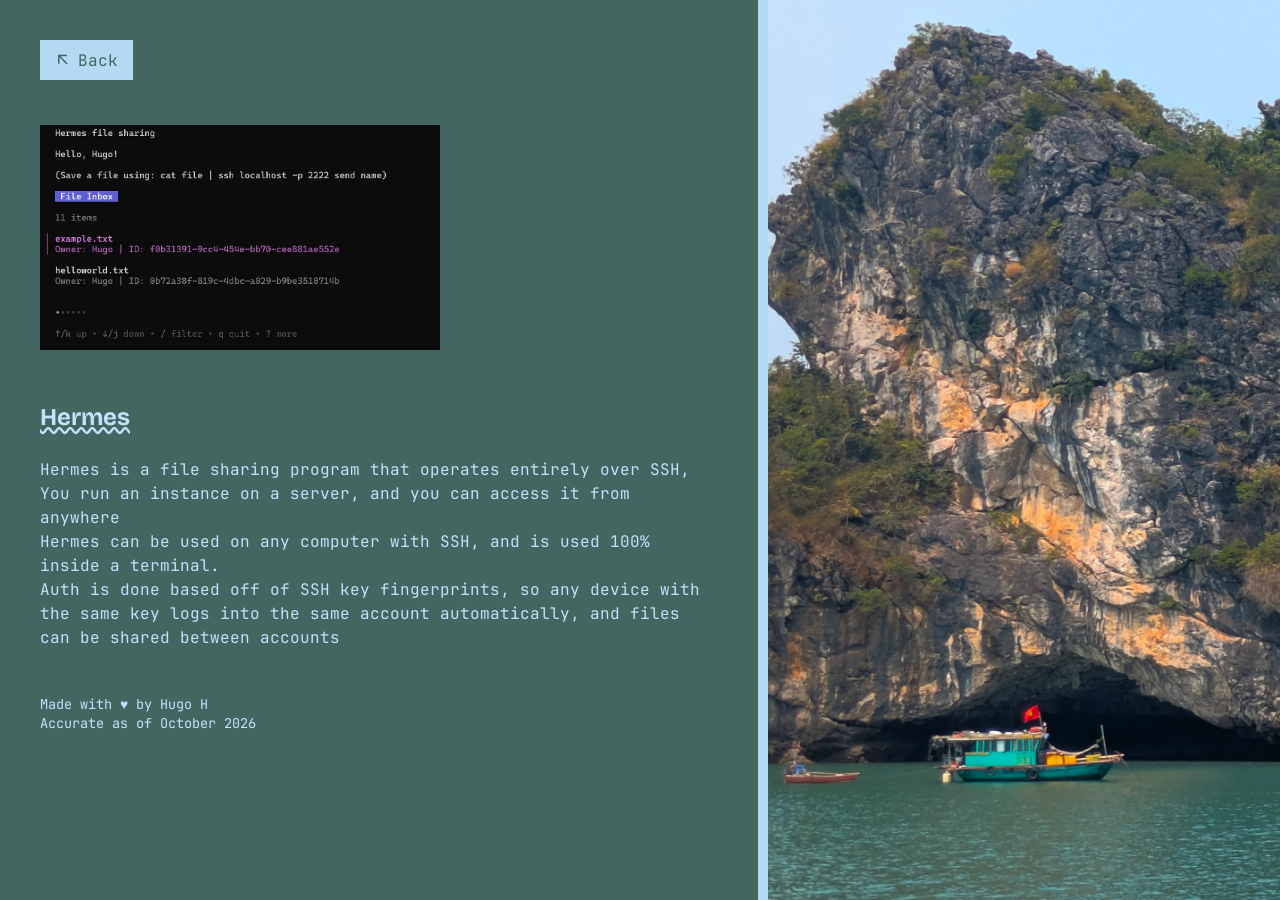
<file: projects/hermes.html>
<!DOCTYPE html>
<html lang="en">
<head>
    <meta charset="UTF-8">
    <meta name="viewport" content="width=device-width, initial-scale=1.0">
    <link rel="stylesheet" href="../style.css">
    <title>Hugo's Homepage</title>
</head>
<body>
    <div class="split">
        <div class="left-split">
            <div class="buttons">
                <a href="../">
                    <button class="btn back-btn">
                        <svg class="btn-icon" height="24px" viewBox="0 -960 960 960" width="24px"><path d="M664-240l56-56-384-384H680v-80H200v480h80v-344L664-240Z"></path></svg>
                        <span class="btn-text back-text">Back</span>
                    </button>
                </a>
            </div>
            <div class="img-block content-block">
                <div class="img-row">
                    <div class="img-card">
                        <div class="img-container">
                            <img src="../images/projects/hermes.png" alt="Hermes TUI Interface">
                        </div>
                    </div>
                </div>
            </div>
            <div class="about-block content-block">
                <h2>Hermes</h2>
                <p>
                    Hermes is a file sharing program that operates entirely over SSH, You run an instance on a server, and you can access it from anywhere
                    </br>
                    Hermes can be used on any computer with SSH, and is used 100% inside a terminal.
                    </br>
                    Auth is done based off of SSH key fingerprints, so any device with the same key logs into the same account automatically, and files can be shared between accounts
                </p>
            </div>
            <div class="footer-block content-block">
                <p>
                Made with ♥ by Hugo H
                <br>
                Accurate as of October 2026
                </p>
            </div>
        </div>
        <div class="right-split">
            <img src="../images/HaLongBay-Boat.jpg">
        </div>
    </div>
</body>
</html>
</file>
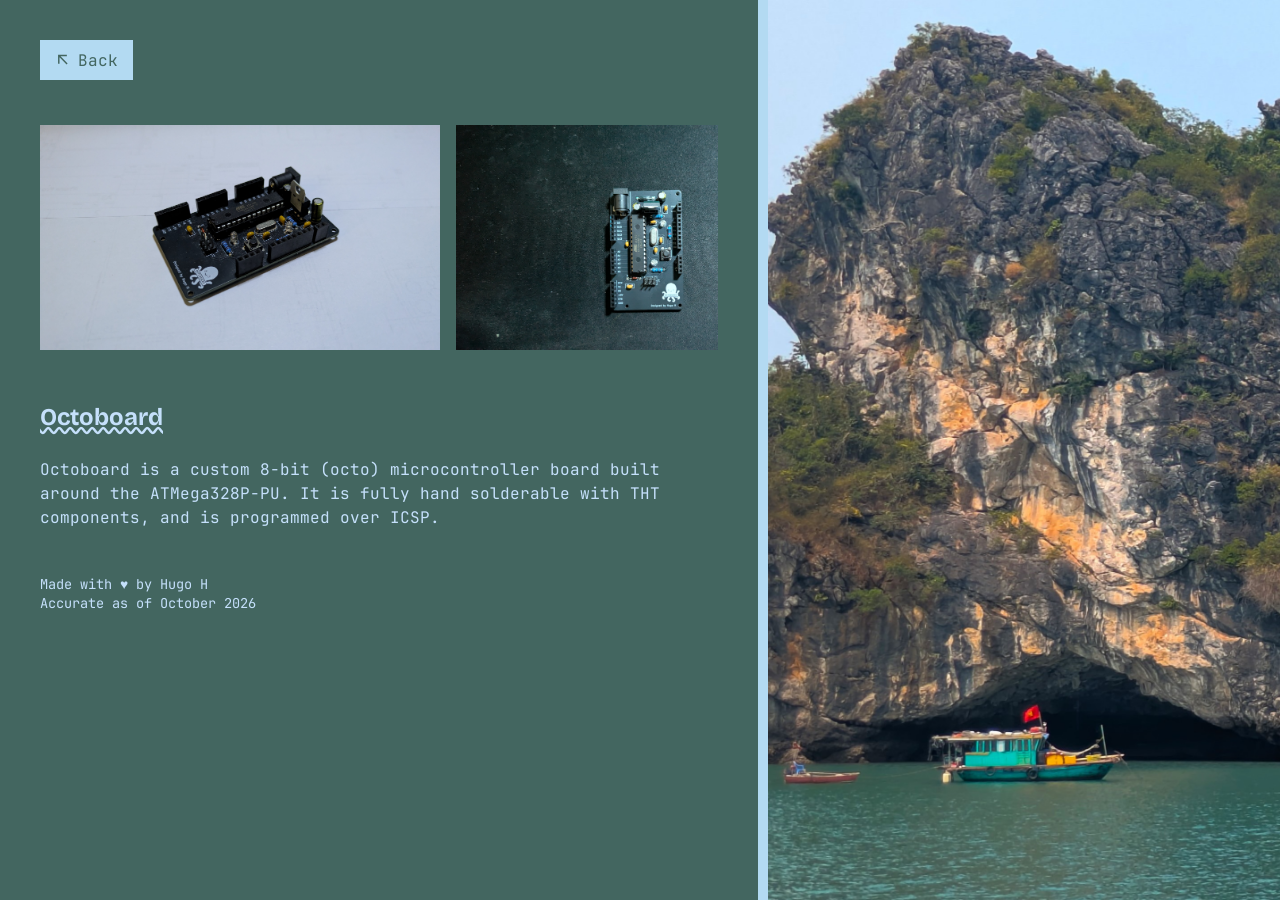
<file: projects/octoboard.html>
<!DOCTYPE html>
<html lang="en">
<head>
    <meta charset="UTF-8">
    <meta name="viewport" content="width=device-width, initial-scale=1.0">
    <link rel="stylesheet" href="../style.css">
    <title>Hugo's Homepage</title>
</head>
<body>
    <div class="split">
        <div class="left-split">
            <div class="buttons">
                <a href="../">
                    <button class="btn back-btn">
                        <svg class="btn-icon" height="24px" viewBox="0 -960 960 960" width="24px"><path d="M664-240l56-56-384-384H680v-80H200v480h80v-344L664-240Z"></path></svg>
                        <span class="btn-text back-text">Back</span>
                    </button>
                </a>
            </div>
            <div class="img-block content-block">
                <div class="img-row">
                    <div class="img-card">
                        <div class="img-container">
                            <img src="../images/projects/octoboard.jpg" alt="Octoboard project board">
                        </div>
                    </div>
                    <div class="img-card">
                        <div class="img-container">
                            <img src="../images/projects/octoboard-2.jpg" alt="Octoboard project board">
                        </div>
                    </div>
                    <div class="img-card">
                        <div class="img-container">
                            <img src="../images/projects/octoboard-3.jpg" alt="Octoboard project board">
                        </div>
                    </div>
                </div>
            </div>
            <div class="about-block content-block">
                <h2>Octoboard</h2>
                <p>
                    Octoboard is a custom 8-bit (octo) microcontroller board built around the ATMega328P-PU.
                    It is fully hand solderable with THT components, and is programmed over ICSP.
                </p>
            </div>
            <div class="footer-block content-block">
                <p>
                Made with ♥ by Hugo H
                <br>
                Accurate as of October 2026
                </p>
            </div>
        </div>
        <div class="right-split">
            <img src="../images/HaLongBay-Boat.jpg">
        </div>
    </div>
</body>
</html>
</file>
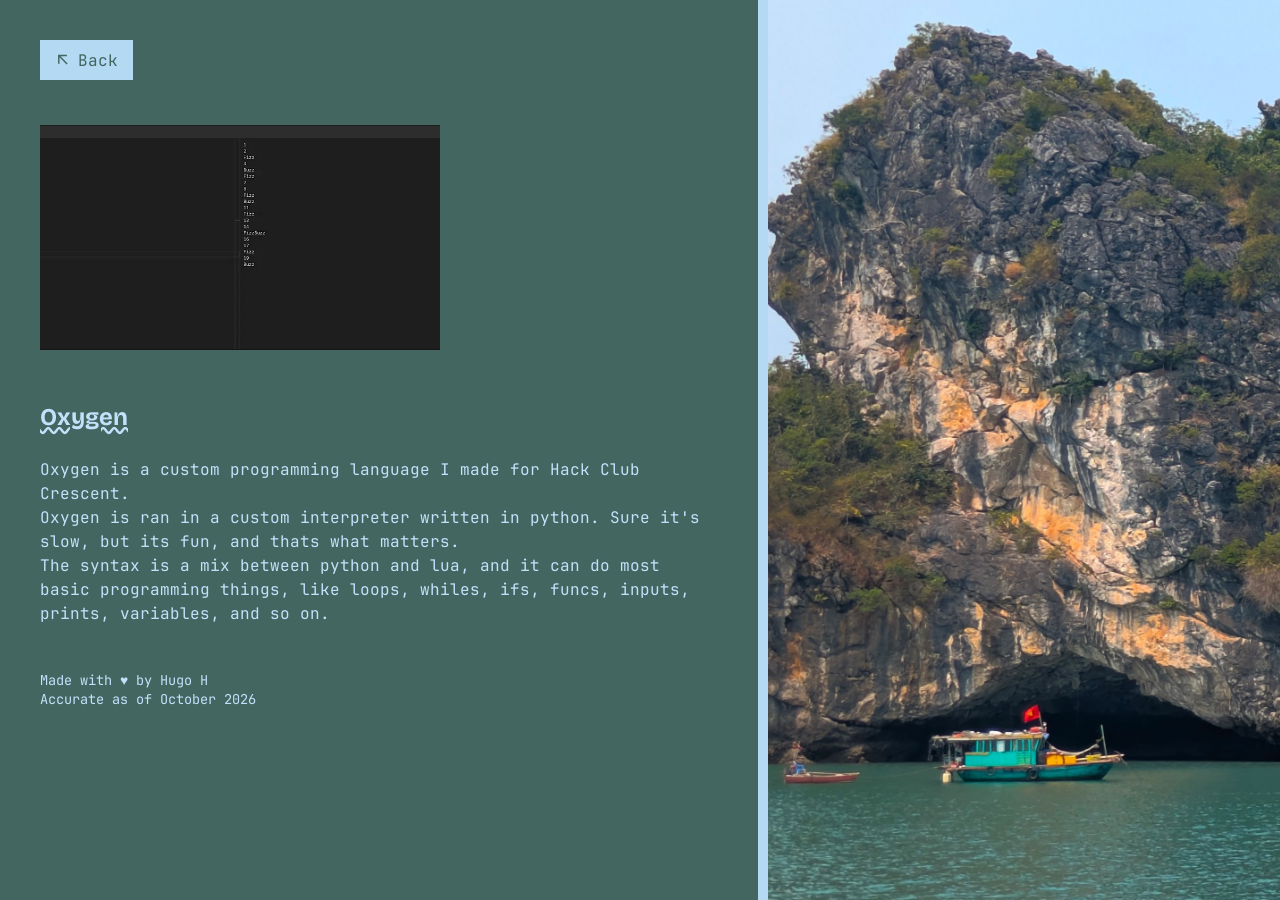
<file: projects/oxygen.html>
<!DOCTYPE html>
<html lang="en">
<head>
    <meta charset="UTF-8">
    <meta name="viewport" content="width=device-width, initial-scale=1.0">
    <link rel="stylesheet" href="../style.css">
    <title>Hugo's Homepage</title>
</head>
<body>
    <div class="split">
        <div class="left-split">
            <div class="buttons">
                <a href="../">
                    <button class="btn back-btn">
                        <svg class="btn-icon" height="24px" viewBox="0 -960 960 960" width="24px"><path d="M664-240l56-56-384-384H680v-80H200v480h80v-344L664-240Z"></path></svg>
                        <span class="btn-text back-text">Back</span>
                    </button>
                </a>
            </div>
            <div class="img-block content-block">
                <div class="img-row">
                    <div class="img-card">
                        <div class="img-container">
                            <img src="../images/projects/oxygen.png" alt="Oxygen playground">
                        </div>
                    </div>
                </div>
            </div>
            <div class="about-block content-block">
                <h2>Oxygen</h2>
                <p>
                    Oxygen is a custom programming language I made for Hack Club Crescent.
                    </br>
                    Oxygen is ran in a custom interpreter written in python. Sure it's slow, but its fun, and thats what matters.
                    </br>
                    The syntax is a mix between python and lua, and it can do most basic programming things, like loops, whiles, ifs, funcs, inputs, prints, variables, and so on.
                </p>
            </div>
            <div class="footer-block content-block">
                <p>
                Made with ♥ by Hugo H
                <br>
                Accurate as of October 2026
                </p>
            </div>
        </div>
        <div class="right-split">
            <img src="../images/HaLongBay-Boat.jpg">
        </div>
    </div>
</body>
</html>
</file>
<file: style.css>
@import url("colours.css");

@font-face {
    font-family: JetBrainsMono;
    src: url("fonts/JetBrainsMono.ttf") format("truetype");
    font-weight: 400;
    font-style: normal;
    font-display: swap
}

@font-face {
    font-family: BricolageGrotesque;
    src: url("fonts/BricolageGrotesque.ttf") format("truetype");
    font-weight: 200 800;
    font-stretch: 75% 100%;
    font-style: normal;
    font-display: swap
}

* {
    margin: 0;
    padding: 0;
    box-sizing: border-box;
}

.split {
    display: flex;
    width: 100%;
    height: 100vh;
    overflow: hidden;
}

.left-split {
    flex: 1;
    min-width: 0;
    height: 100%;
    overflow-y: auto;
    overflow-x: hidden;
    padding: 40px;
    background-color: var(--main-bg);
    color: var(--text);
    border-right: 10px solid var(--accent);
    border-top: 0px solid var(--accent);
    scrollbar-width: none;

}
.right-split {
    width: 40%;
    height: 100%;
    overflow: hidden;
}

.right-split > img {
    width: 100%;
    height: 100%;
    object-fit: cover;
    object-position: bottom;
}

.identity-block {
    display: flex;
}

.content-block {
    margin-top: 5vh;
}

.pfp {
    width: 12vw;
}

.details {
    flex: 1;
    font-family: BricolageGrotesque,JetBrainsMono,sans-serif;
}

.details > h1 {
    font-size: 4rem;
}

.details > p {
    font-size: 1.25rem;
}

.pfp > img {
    aspect-ratio: 1/1;
    width: 11vw;
    border-radius: 100%;
    border: 5px solid var(--accent);
}

.buttons a {
    color: inherit;
    text-decoration: none;
}

.btn {
    display: flex;
    padding: 5px;
    align-items: center;
    justify-content: center;
    gap: 0.4rem;
    border-radius: 0;
    border: 3px solid var(--accent);
    background-color: var(--accent);
    color: var(--main-bg);
    transition: 0.25s all ease;
}

.btn > svg {
    fill: var(--main-bg);
    transition: 0.25s all ease;
    padding-right: 0.5vw;
}

.back-btn > svg {
    fill: var(--main-bg);
    transition: 0.25s all ease;
    padding-left: 0.5vw;
    padding-right: 0vw;
}

.btn-text {
    text-align: center;
    font-family: JetBrainsMono, sans-serif;
    font-size: 1rem;
    padding-left: 0.5vw;
}

.back-text {
    text-align: center;
    font-family: JetBrainsMono, sans-serif;
    font-size: 1rem;
    padding-left: 0vw;
    padding-right: 0.5vw;
}

.btn:hover {
    background-color: var(--main-bg);
    color: var(--accent);
    fill: var(--accent);
}

.btn:hover .btn-icon {
    fill: var(--accent);
}

h2 {
    text-decoration: underline wavy;
    font-family: BricolageGrotesque,JetBrainsMono,sans-serif;
}

.about-block > p {
    margin-top: 3vh;
    font-family: JetBrainsMono,sans-serif;
    font-size: 1rem;
    line-height: 1.5rem;
}

.projects-row {
    margin-top: 2vh;
    display: flex;
    gap: 1rem;
    overflow-x: auto;
    scroll-snap-type: x mandatory;
    padding-bottom: 0.5rem;
    scrollbar-color: var(--accent) transparent;
    scrollbar-width: auto;
}

.project-image {
    width: 100%;
    aspect-ratio: 16 / 9;
    background-color: var(--main-bg);
    overflow: hidden;
}

.project-image > img {
    display: block;
    width: 100%;
    height: 100%;
    object-fit: cover;
    transition: transform 0.25s ease;
}

.projects-row::-webkit-scrollbar {
    height: 12px;
}

.projects-row::-webkit-scrollbar-track {
    background: transparent;
}

.projects-row::-webkit-scrollbar-button {
    display: none;
    width: 0;
    height: 0;
}

.projects-row::-webkit-scrollbar-thumb {
    background-color: var(--accent);
    border-radius: 999px;
}

.project-card {
    flex: 0 0 300px;
    scroll-snap-align: start;
    display: flex;
    min-height: 330px;
    background-color: var(--bg-secondary);
    overflow: hidden;
}

.projects-row {
    margin-top: 2vh;
    display: flex;
    gap: 1rem;
    overflow-x: auto;
    scroll-snap-type: x mandatory;
    padding-bottom: 0.5rem;
    scrollbar-color: var(--accent) transparent;
    scrollbar-width: auto;
}

.img-row {
    margin-top: 2vh;
    display: flex;
    gap: 1rem;
    overflow-x: auto;
    scroll-snap-type: x mandatory;
    padding-bottom: 0.5rem;
    scrollbar-color: var(--accent) transparent;
    scrollbar-width: auto;
}

.img-container {
    width: 100%;
    aspect-ratio: 16 / 9;
    overflow: hidden;
}

.img-container > img {
    display: block;
    width: 100%;
    height: 100%;
    object-fit: cover;
    transition: transform 0.25s ease;
}

.img-row::-webkit-scrollbar {
    height: 12px;
}

.img-row::-webkit-scrollbar-track {
    background: transparent;
}

.img-row::-webkit-scrollbar-button {
    display: none;
    width: 0;
    height: 0;
}

.img-row::-webkit-scrollbar-thumb {
    background-color: var(--accent);
    border-radius: 999px;
}

.img-card {
    flex: 0 0 400px;
    scroll-snap-align: start;
    background-color: var(--bg-secondary);
    overflow: hidden;
}

.project-link {
    display: flex;
    flex-direction: column;
    width: 100%;
    height: 100%;
    color: var(--main-bg);
    text-decoration: none;
}

.project-content {
    display: flex;
    flex: 1;
    flex-direction: column;
    gap: 0.75rem;
    padding: 1.5rem;
}

.project-content h3 {
    font-family: BricolageGrotesque, JetBrainsMono, sans-serif;
    font-size: 1.4rem;
}

.project-content p {
    font-family: JetBrainsMono, sans-serif;
    font-size: 0.85rem;
    line-height: 1.4;
}

.skills-block > p {
    margin-top: 3vh;
    font-family: JetBrainsMono,sans-serif;
    font-size: 1rem;
    line-height: 1.5rem;
}

.skills-block > ul {
    display: grid;
    gap: 1rem;
    margin: 2vh 0 0 1rem;
    padding-left: 1.25rem;
    font-family: JetBrainsMono,sans-serif;
    font-size: 0.95rem;
    line-height: 1.45rem;
}

.github-block > p {
    margin-top: 3vh;
    font-family: JetBrainsMono,sans-serif;
    font-size: 1rem;
    line-height: 1.5rem;
}

.github-block > p > a {
    color: #fff;
    text-decoration: none;
}

.github-block > p > a:hover {
    text-decoration: underline;
}

.github-block > p > a:visited {
    color: #fff;
}

.github-block .calendar {
    margin-top: 2vh;
    background-color: var(--gh-bg-color);
    padding-left: 2vh;
    padding-right: 2vh;
    padding-top: 1.5vh;
    padding-bottom: 1vh;
    border-radius: 0.5rem;
}

.skills-block li {
    padding-left: 0.35rem;
}

.skills-block li strong,
.skills-block li span {
    display: block;
}

.skills-block li strong {
    color: var(--accent);
    font-family: BricolageGrotesque, sans-serif;
    font-size: 1.1rem;
    line-height: 1.3rem;
}

.skills-block li span {
    margin-top: 0.2rem;
}

.footer-block {
    margin-top: 5vh;
    font-family: JetBrainsMono, sans-serif;
    font-size: 0.85rem;
    line-height: 1.2rem;
}

@media (max-width: 768px) {
    .split {
        flex-direction: column-reverse;
        height: auto;
        overflow: visible;
    }

    .left-split,
    .right-split {
        width: 100%;
        height: auto;
    }

    .left-split {
        border-right: 0px solid var(--accent);
        border-top: 10px solid var(--accent);
        overflow-x: hidden;
        overflow-y: visible;
    }

    .right-split {
        height: 40vh;
        overflow: hidden;
    }

    .pfp {
        width: 30vw;
    }

    .pfp > img {
        width: 25vw;
    }
}
</file>
